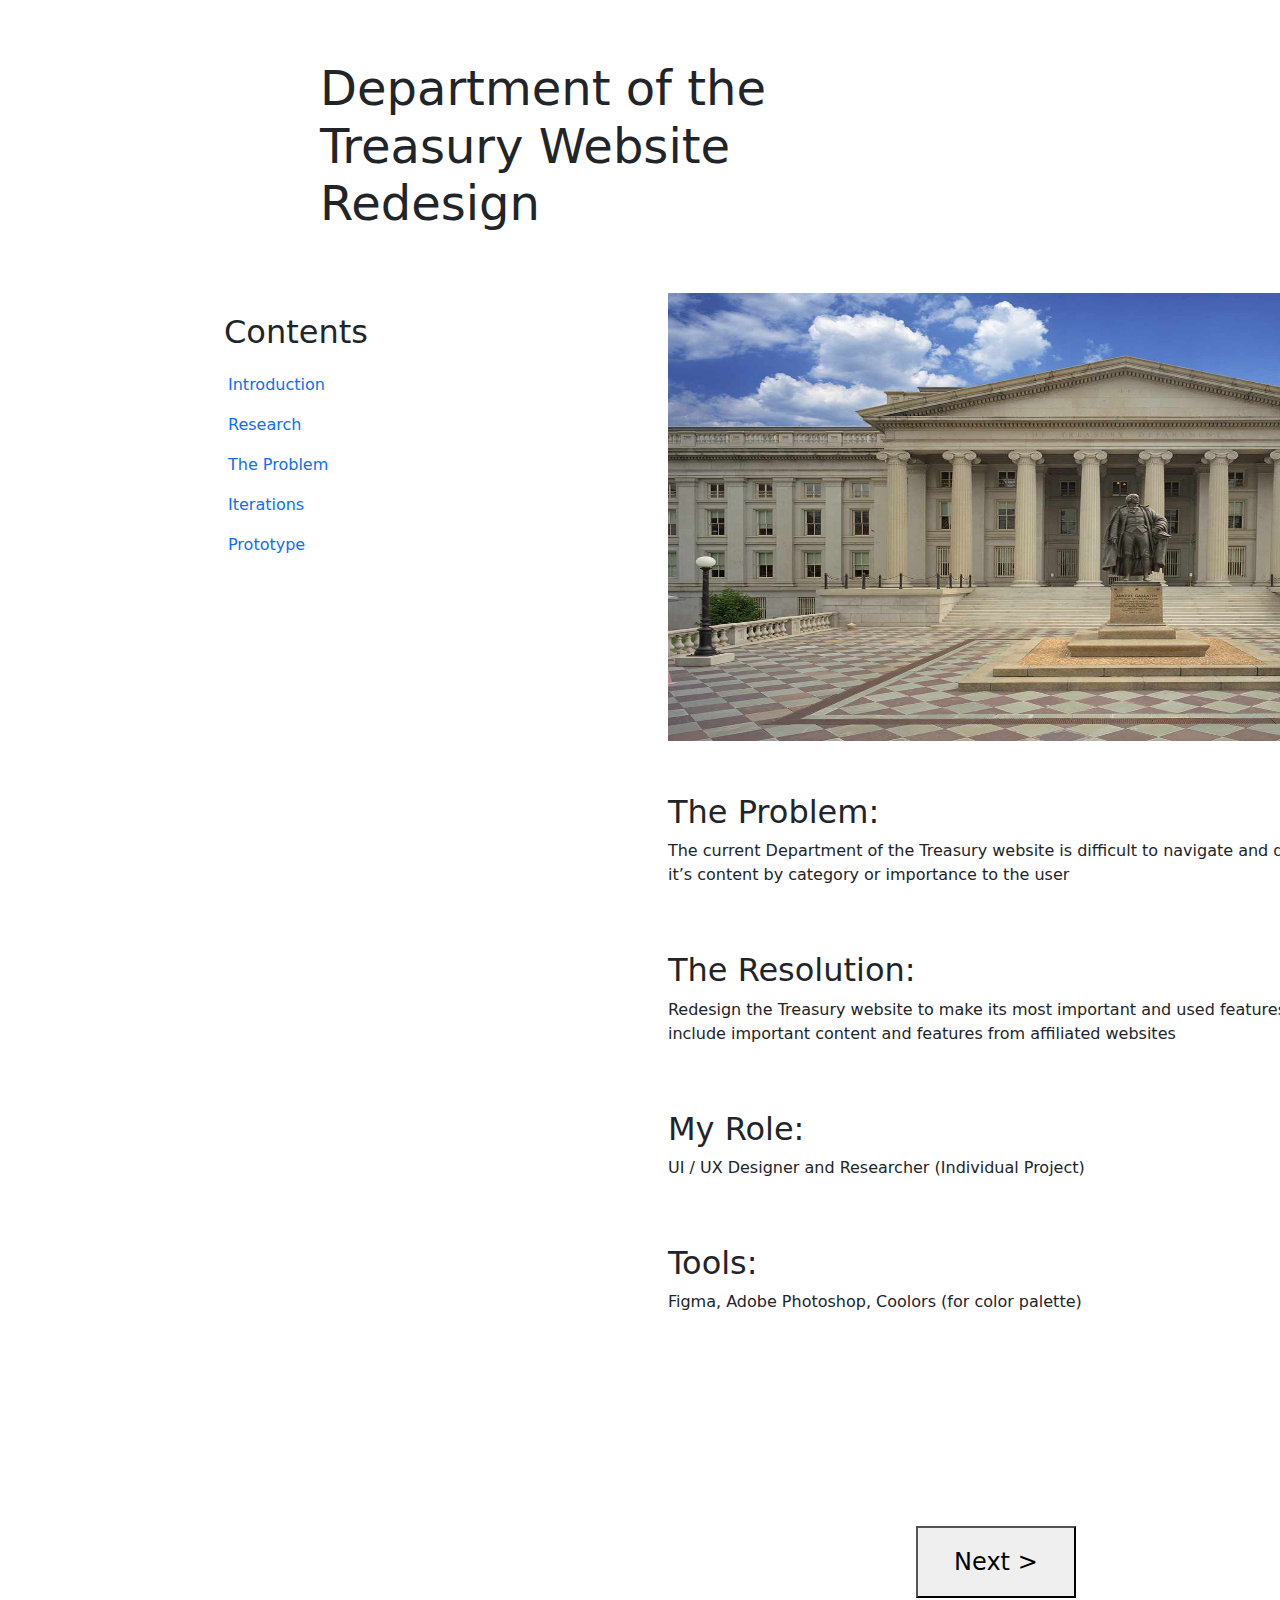
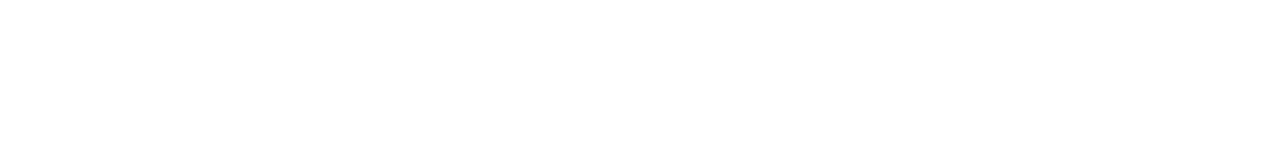
<file: index.html>
<!DOCTYPE html>
<html>
<head>
    <title>UX/UI Homework 20</title>
    <link href="https://cdn.jsdelivr.net/npm/bootstrap@5.3.3/dist/css/bootstrap.min.css" rel="stylesheet" integrity="sha384-QWTKZyjpPEjISv5WaRU9OFeRpok6YctnYmDr5pNlyT2bRjXh0JMhjY6hW+ALEwIH" crossorigin="anonymous">
    <script src="https://cdn.jsdelivr.net/npm/bootstrap@5.3.3/dist/js/bootstrap.bundle.min.js" integrity="sha384-YvpcrYf0tY3lHB60NNkmXc5s9fDVZLESaAA55NDzOxhy9GkcIdslK1eN7N6jIeHz" crossorigin="anonymous"></script>
    <link rel="stylesheet" href="CSS/style.css">
</head>
<body>
    <h1 class="title">Department of the Treasury Website Redesign</h1>
    <div class="container">
        <div>
            <ul class="nav flex-column">
                <li><h1 class="contents">Contents</h1></li>
                <li class="nav-item">
                <a class="nav-link" href="index.html">Introduction</a>
                </li>
                <li class="nav-item">
                <a class="nav-link" href="research.html">Research</a>
                </li>
                <li class="nav-item">
                <a class="nav-link" href="problem.html">The Problem</a>
                </li>
                <li class="nav-item">
                <a class="nav-link" href="iterations.html">Iterations</a>
                </li>
                <li class="nav-item">
                <a class="nav-link" href="prototype.html">Prototype</a>
                </li>
            </ul>
        </div>
        <div class="maincontent">
            <img src="images/Treasury Building.jpg" width="900" height="500">
            <h2>The Problem:</h2>
            <p class="break">The current Department of the Treasury website is difficult to navigate and does not meaningfully distinguish it’s content by category or importance to the user</p> 
            <h2>The Resolution:</h2>
            <p class="break">Redesign the Treasury website to make its most important and used features prominent on the homepage, and include important content and features from affiliated websites</p> 
            <h2>My Role:</h2>
            <p class="break">UI / UX Designer and Researcher (Individual Project)</p> 
            <h2>Tools:</h2>
            <p class="break">Figma, Adobe Photoshop, Coolors (for color palette)</p>
            <div class="bottomnav">
                <button class="prevnext" onclick=location.href="research.html"; type="button">Next &gt;</button>
            </div>
        </div>
    </div>
</body>
</html>
</file>
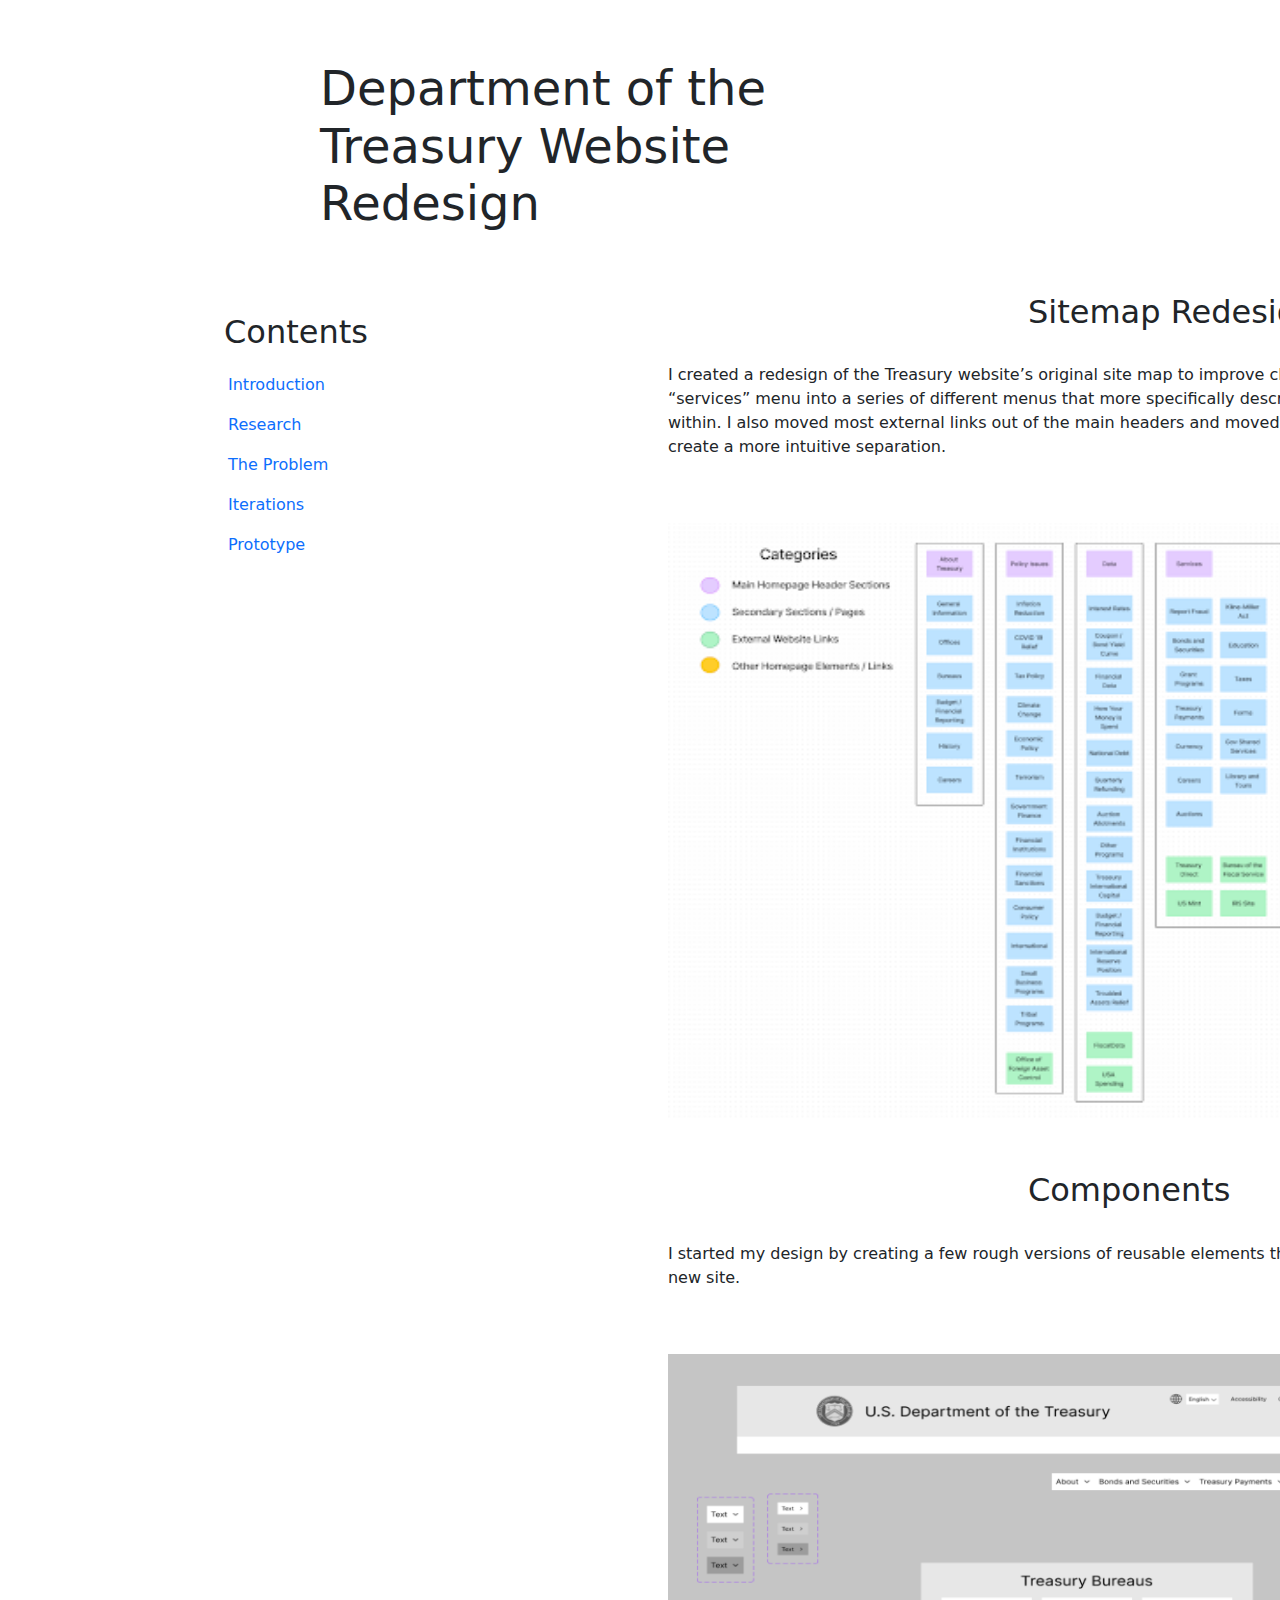
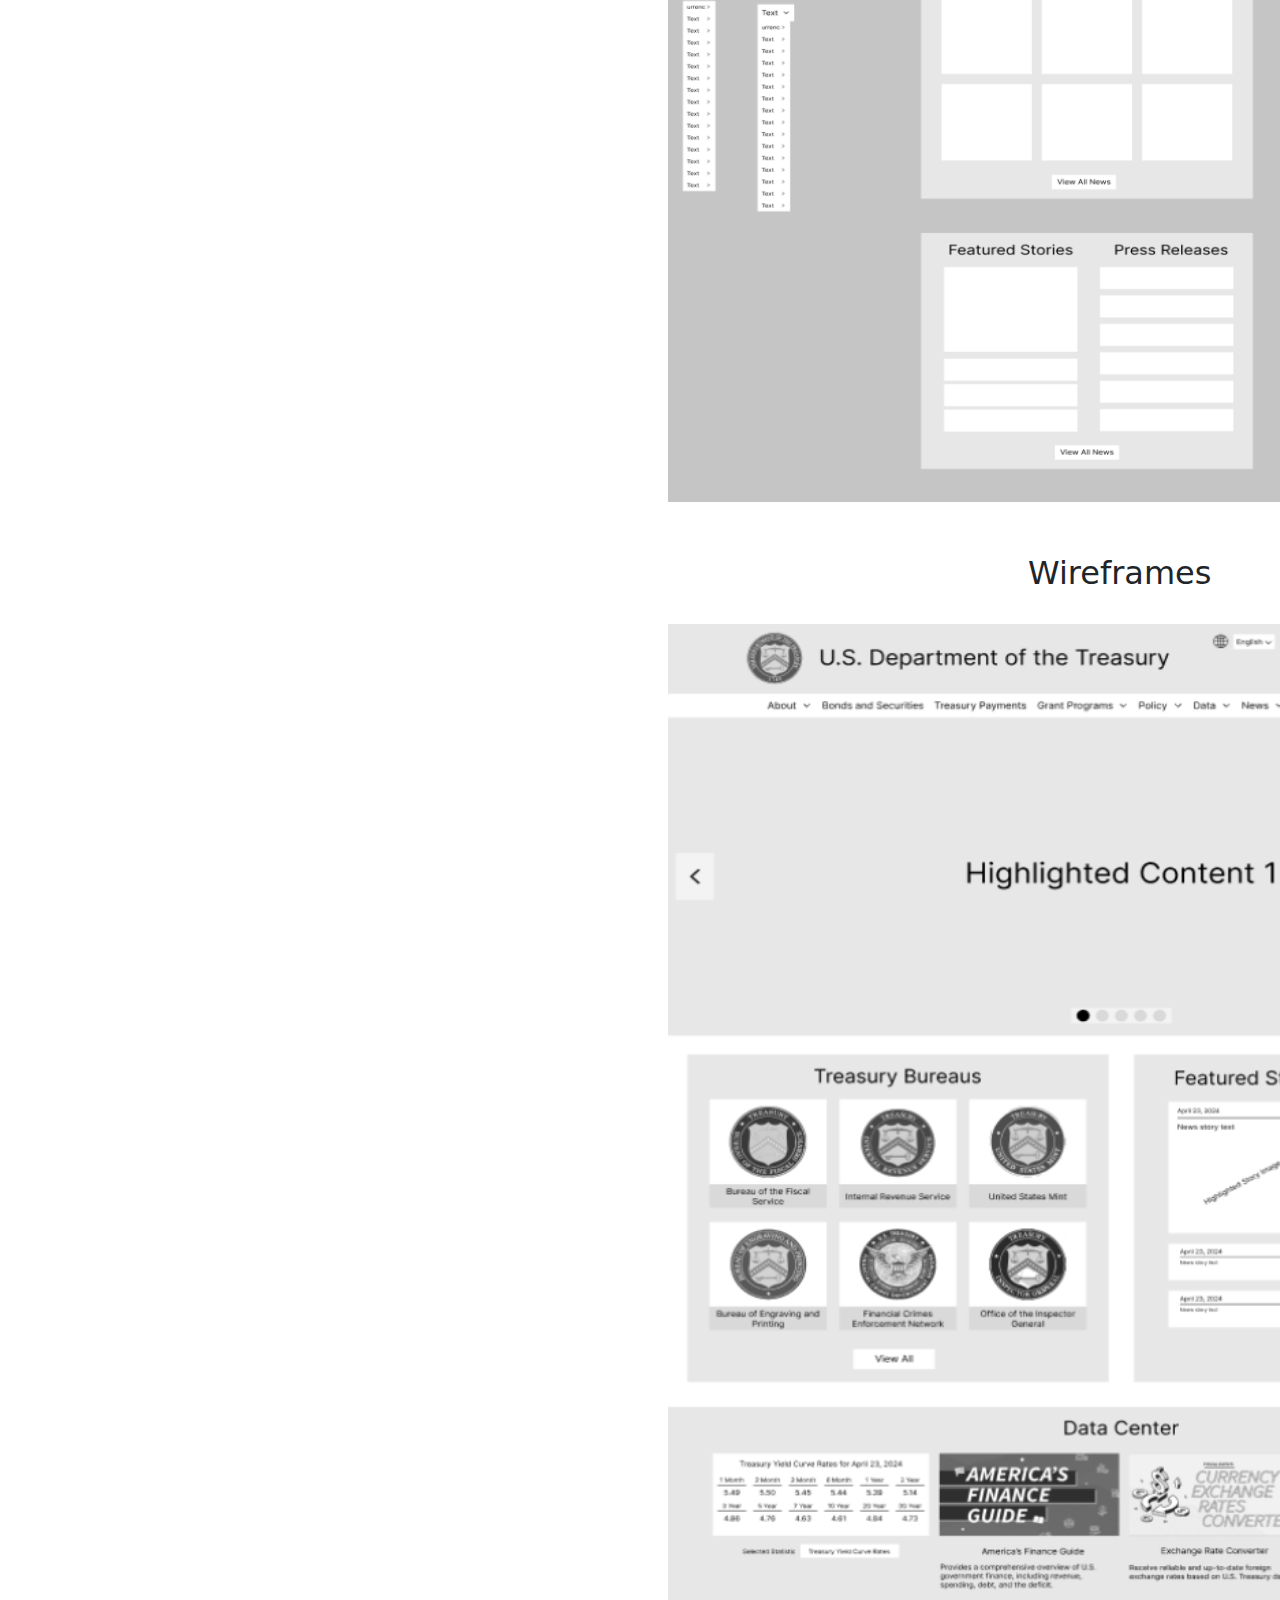
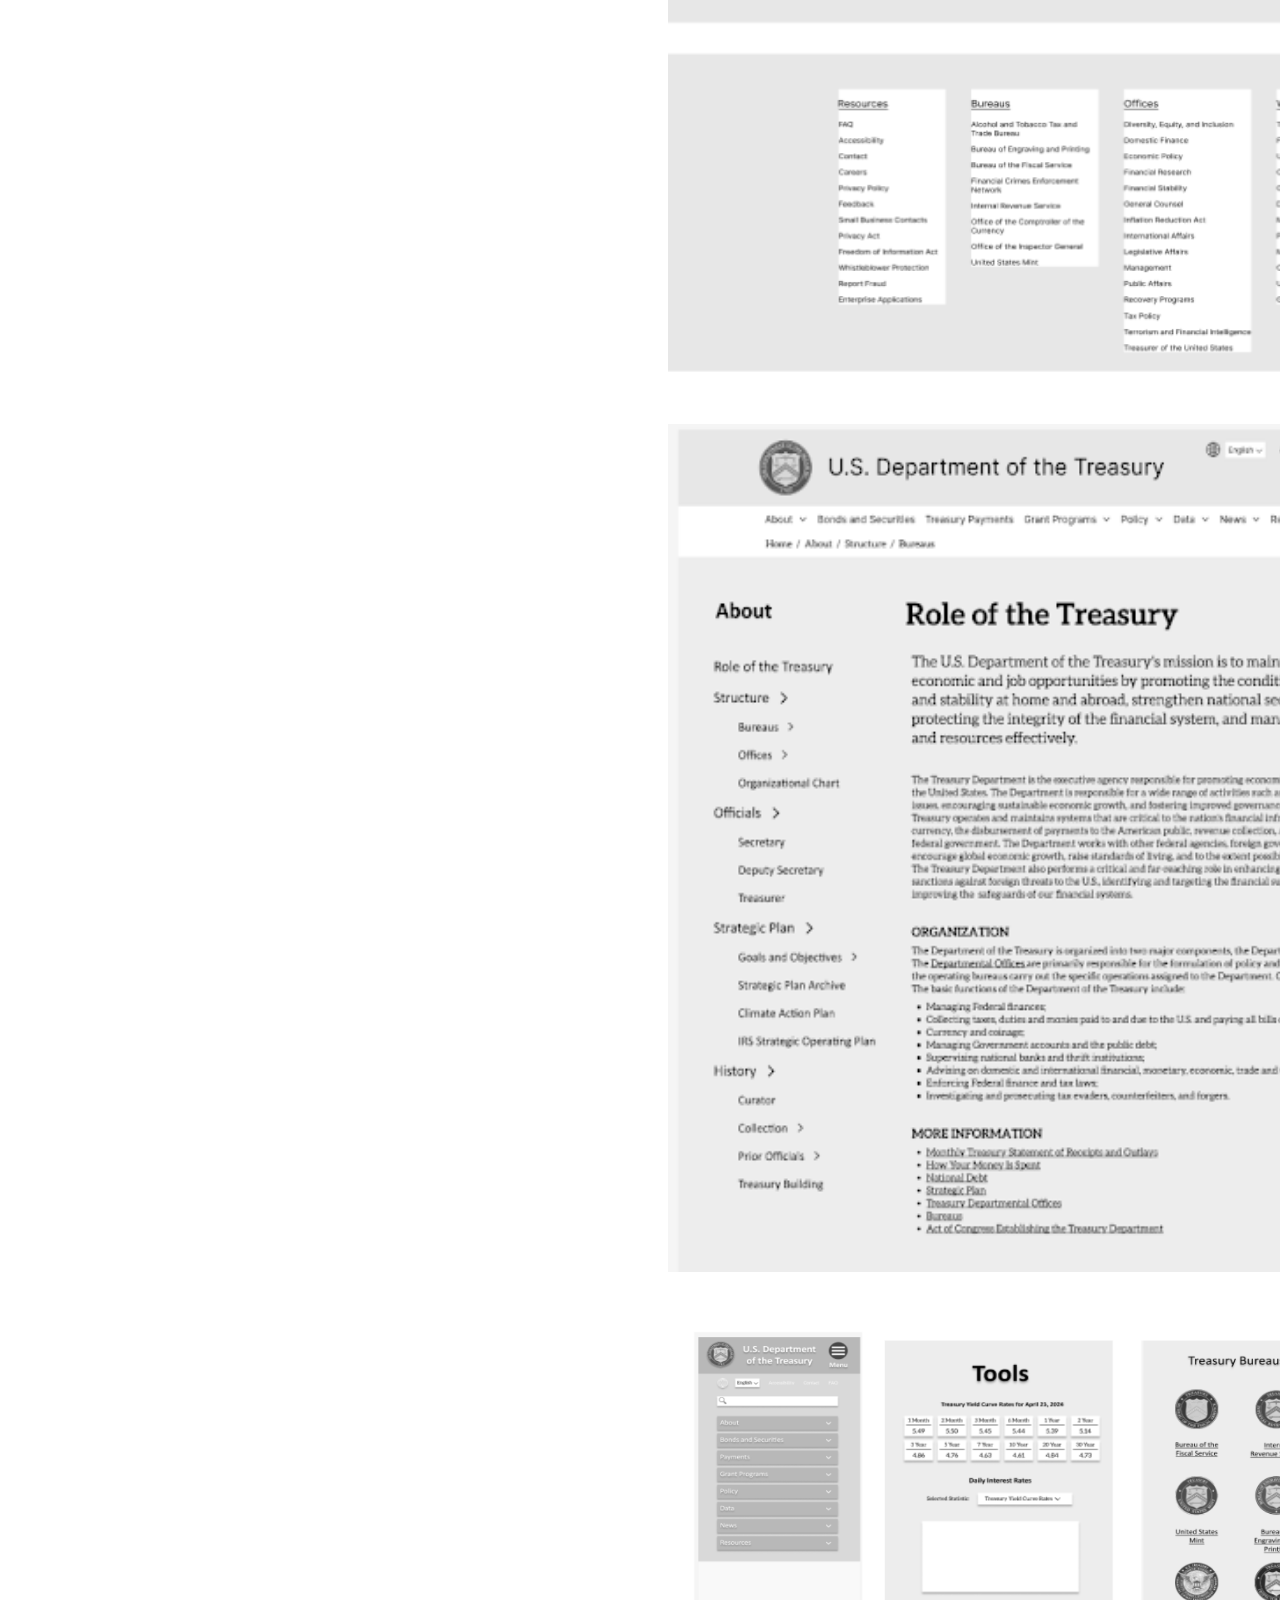
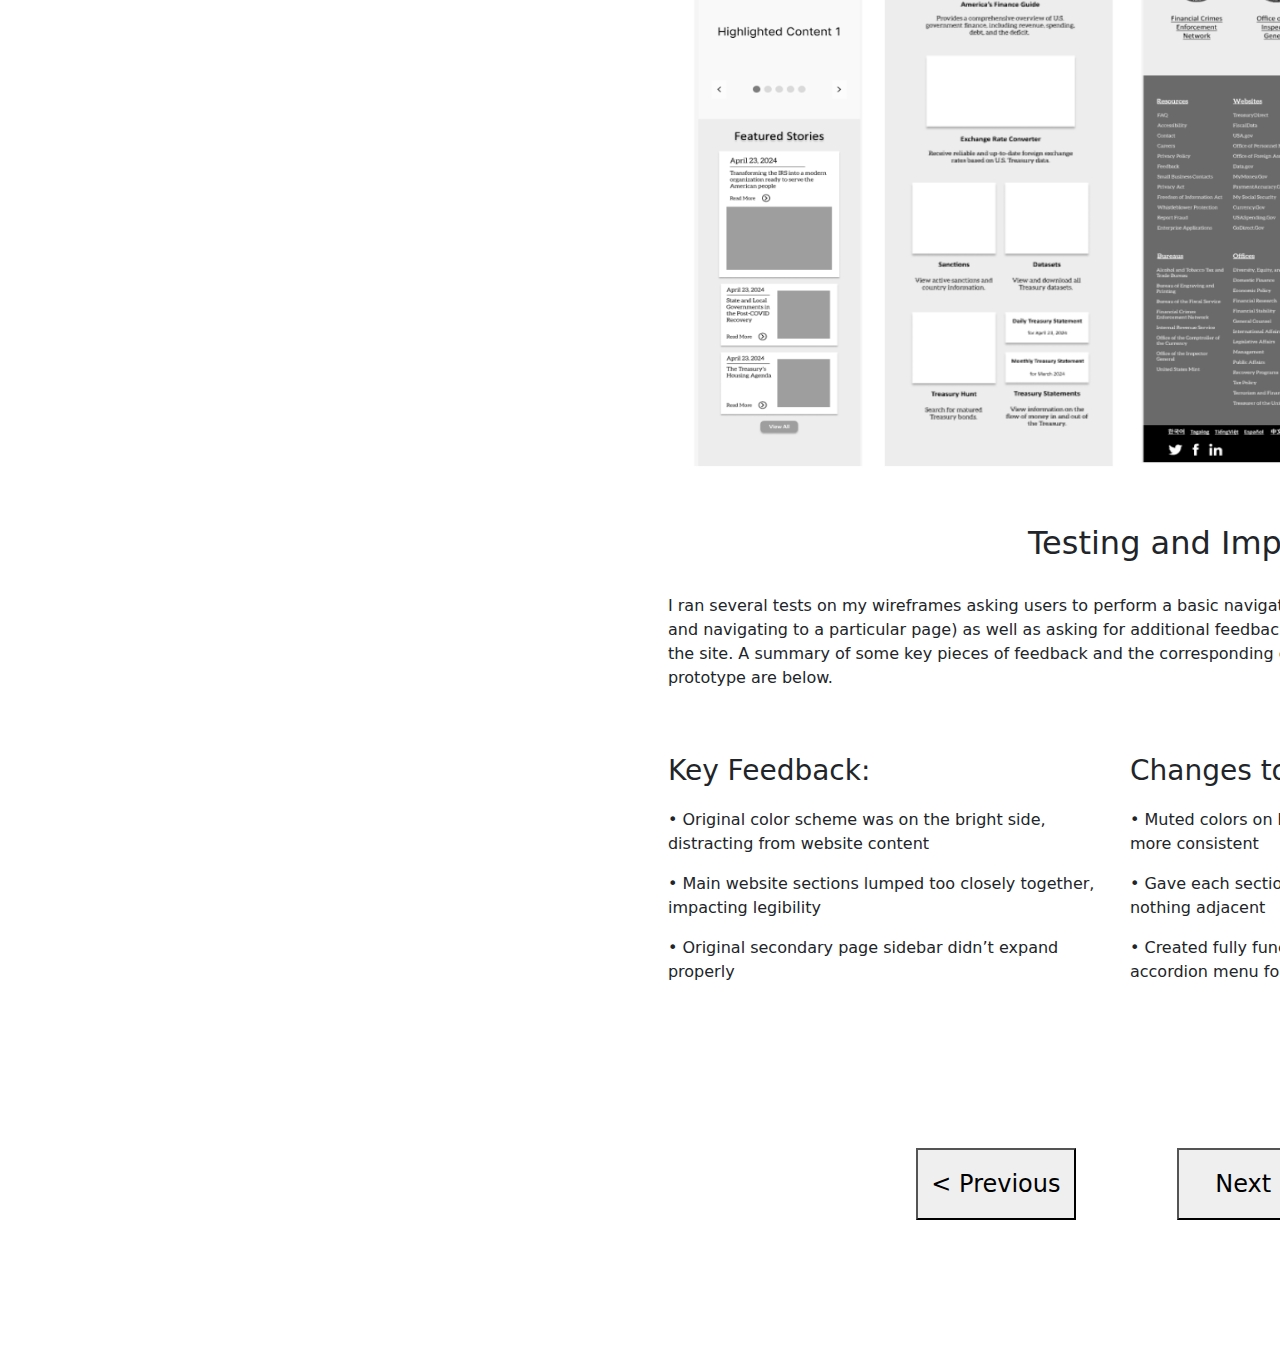
<file: iterations.html>
<!DOCTYPE html>
<html>
<head>
    <title>UX/UI Homework 20</title>
    <link href="https://cdn.jsdelivr.net/npm/bootstrap@5.3.3/dist/css/bootstrap.min.css" rel="stylesheet" integrity="sha384-QWTKZyjpPEjISv5WaRU9OFeRpok6YctnYmDr5pNlyT2bRjXh0JMhjY6hW+ALEwIH" crossorigin="anonymous">
    <script src="https://cdn.jsdelivr.net/npm/bootstrap@5.3.3/dist/js/bootstrap.bundle.min.js" integrity="sha384-YvpcrYf0tY3lHB60NNkmXc5s9fDVZLESaAA55NDzOxhy9GkcIdslK1eN7N6jIeHz" crossorigin="anonymous"></script>
    <link rel="stylesheet" href="CSS/style.css">
</head>
<body>
    <h1 class="title">Department of the Treasury Website Redesign</h1>
    <div class="container">
        <div>
            <ul class="nav flex-column">
                <li><h1 class="contents">Contents</h1></li>
                <li class="nav-item">
                <a class="nav-link" href="index.html">Introduction</a>
                </li>
                <li class="nav-item">
                <a class="nav-link" href="research.html">Research</a>
                </li>
                <li class="nav-item">
                <a class="nav-link" href="problem.html">The Problem</a>
                </li>
                <li class="nav-item">
                <a class="nav-link" href="iterations.html">Iterations</a>
                </li>
                <li class="nav-item">
                <a class="nav-link" href="prototype.html">Prototype</a>
                </li>
            </ul>
        </div>
        <div class="maincontent">
            <h2 class="label">Sitemap Redesign</h2>
            <p class="break">I created a redesign of the Treasury website’s original site map to improve clarity. Specifically, I broke up the “services” menu into a series of different menus that more specifically describe the type of content contained within. I also moved most external links out of the main headers and moved them lower on the homepage to create a more intuitive separation.</p>
            <img src="images/sitemap.png" width="900" height="648">
            <h2 class="label">Components</h2>
            <p class="break">I started my design by creating a few rough versions of reusable elements that could be repeated across the new site.</p>
            <img src="images/components.png" width="900" height="800">
            <h2 class="label">Wireframes</h2>
            <img src="images/wireframe1.png" width="900" height="1400">
            <img src="images/wireframe2.png" width="900" height="900">
            <img src="images/wireframe3.png" width="900" height="800">
            <h2 class="label">Testing and Improvements</h2>
            <p class="'break">I ran several tests on my wireframes asking users to perform a basic navigational task (opening a header menu and navigating to a particular page) as well as asking for additional feedback on the aesthetics and clarity of the site. A summary of some key pieces of feedback and the corresponding changes I made to the final prototype are below.</p>
            <!--Bootstrap Col Component-->
            <div class="container2">
                <div class="row">
                  <div class="col">
                    <h3>Key Feedback:</h3>
                    <p>•  Original color scheme was on the bright side, distracting from website content</p>
                    <p>•  Main website sections lumped too closely together, impacting legibility</p>
                    <p>•  Original secondary page sidebar didn’t expand properly</p>
                  </div>
                  <div class="col">
                    <h3>Changes to Final Prototype:</h3>
                    <p>•  Muted colors on homepage and made icons/images more consistent</p>
                    <p>•  Gave each section on website its own set of space, nothing adjacent</p>
                    <p>•  Created fully functioning expandable / retractable accordion menu for sidebar</p>
                  </div>
                </div>
              </div>
            <div class="bottomnav">
                <button class="prevnext" onclick=location.href="problem.html"; type="button">&lt; Previous</button>
                <button class="prevnext" onclick=location.href="prototype.html"; type="button">Next &gt;</button>
            </div>
        </div>
    </div>
</body>
</html>
</file>
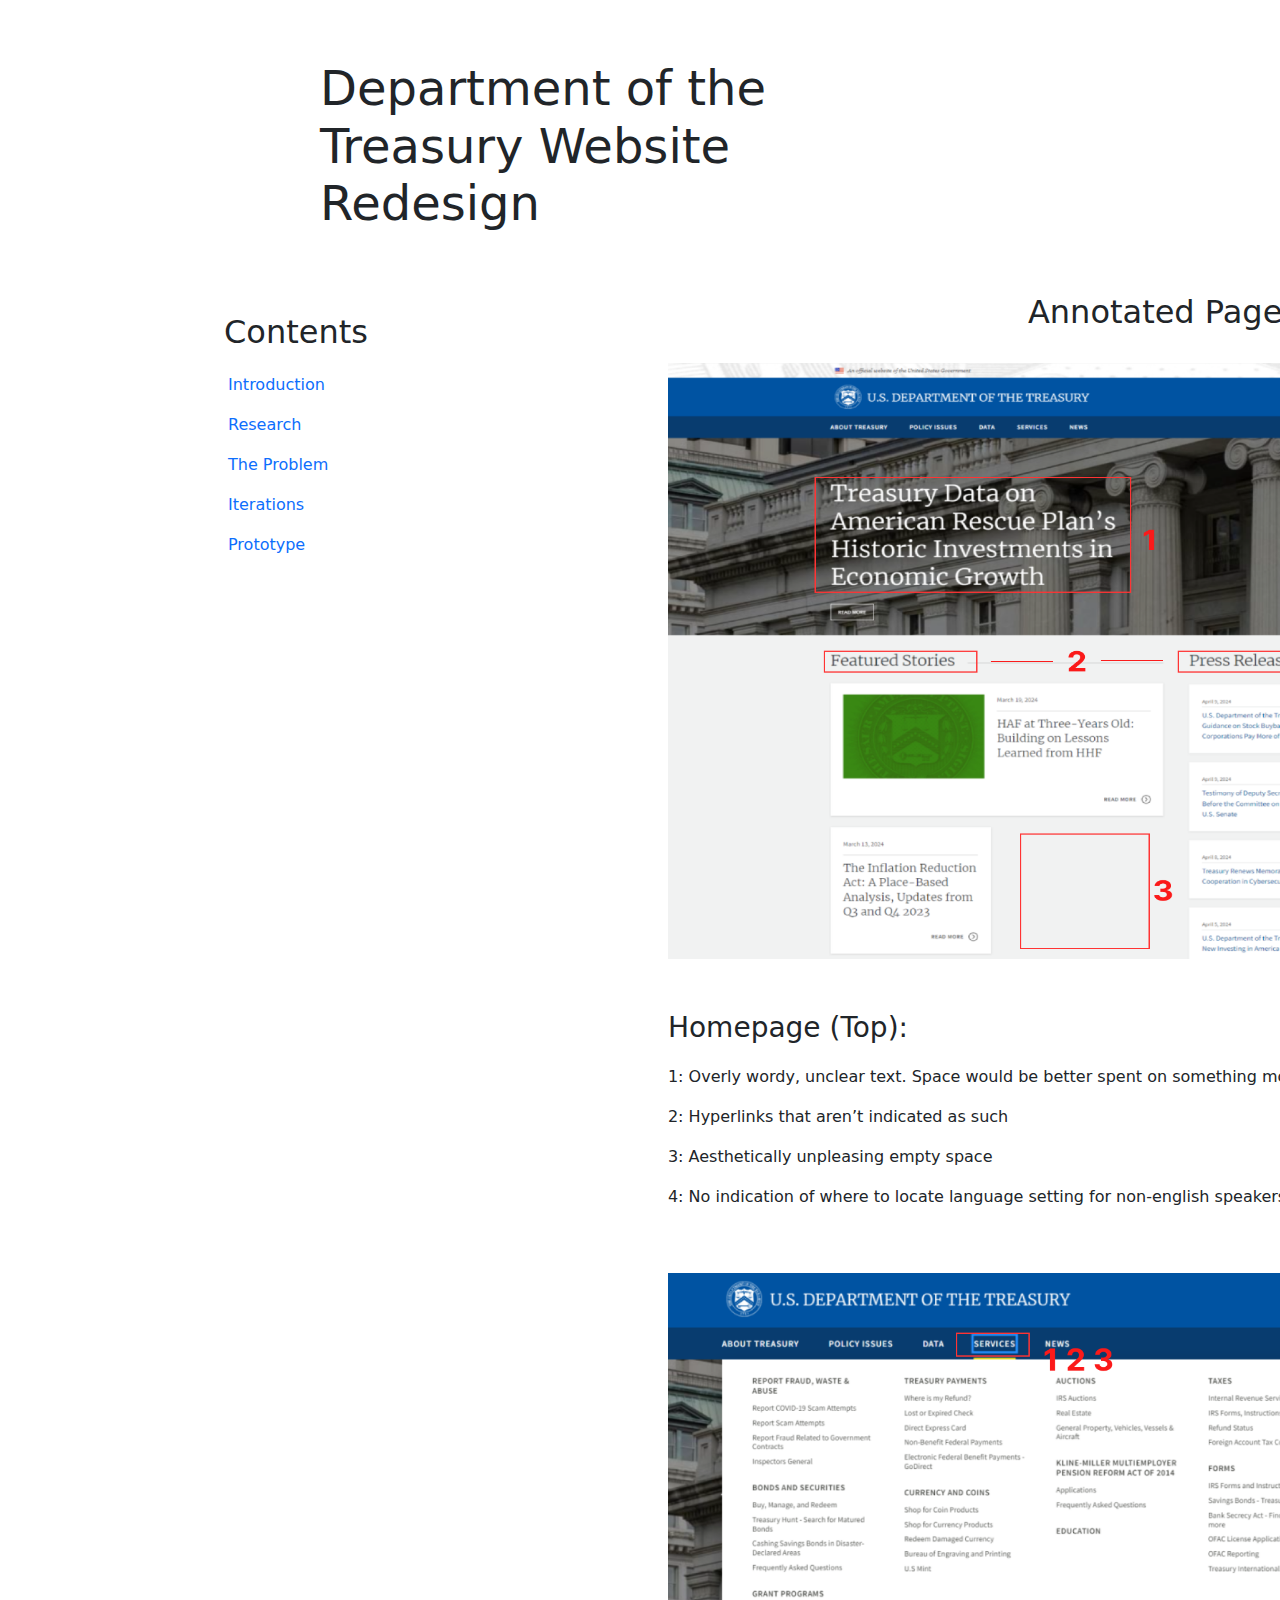
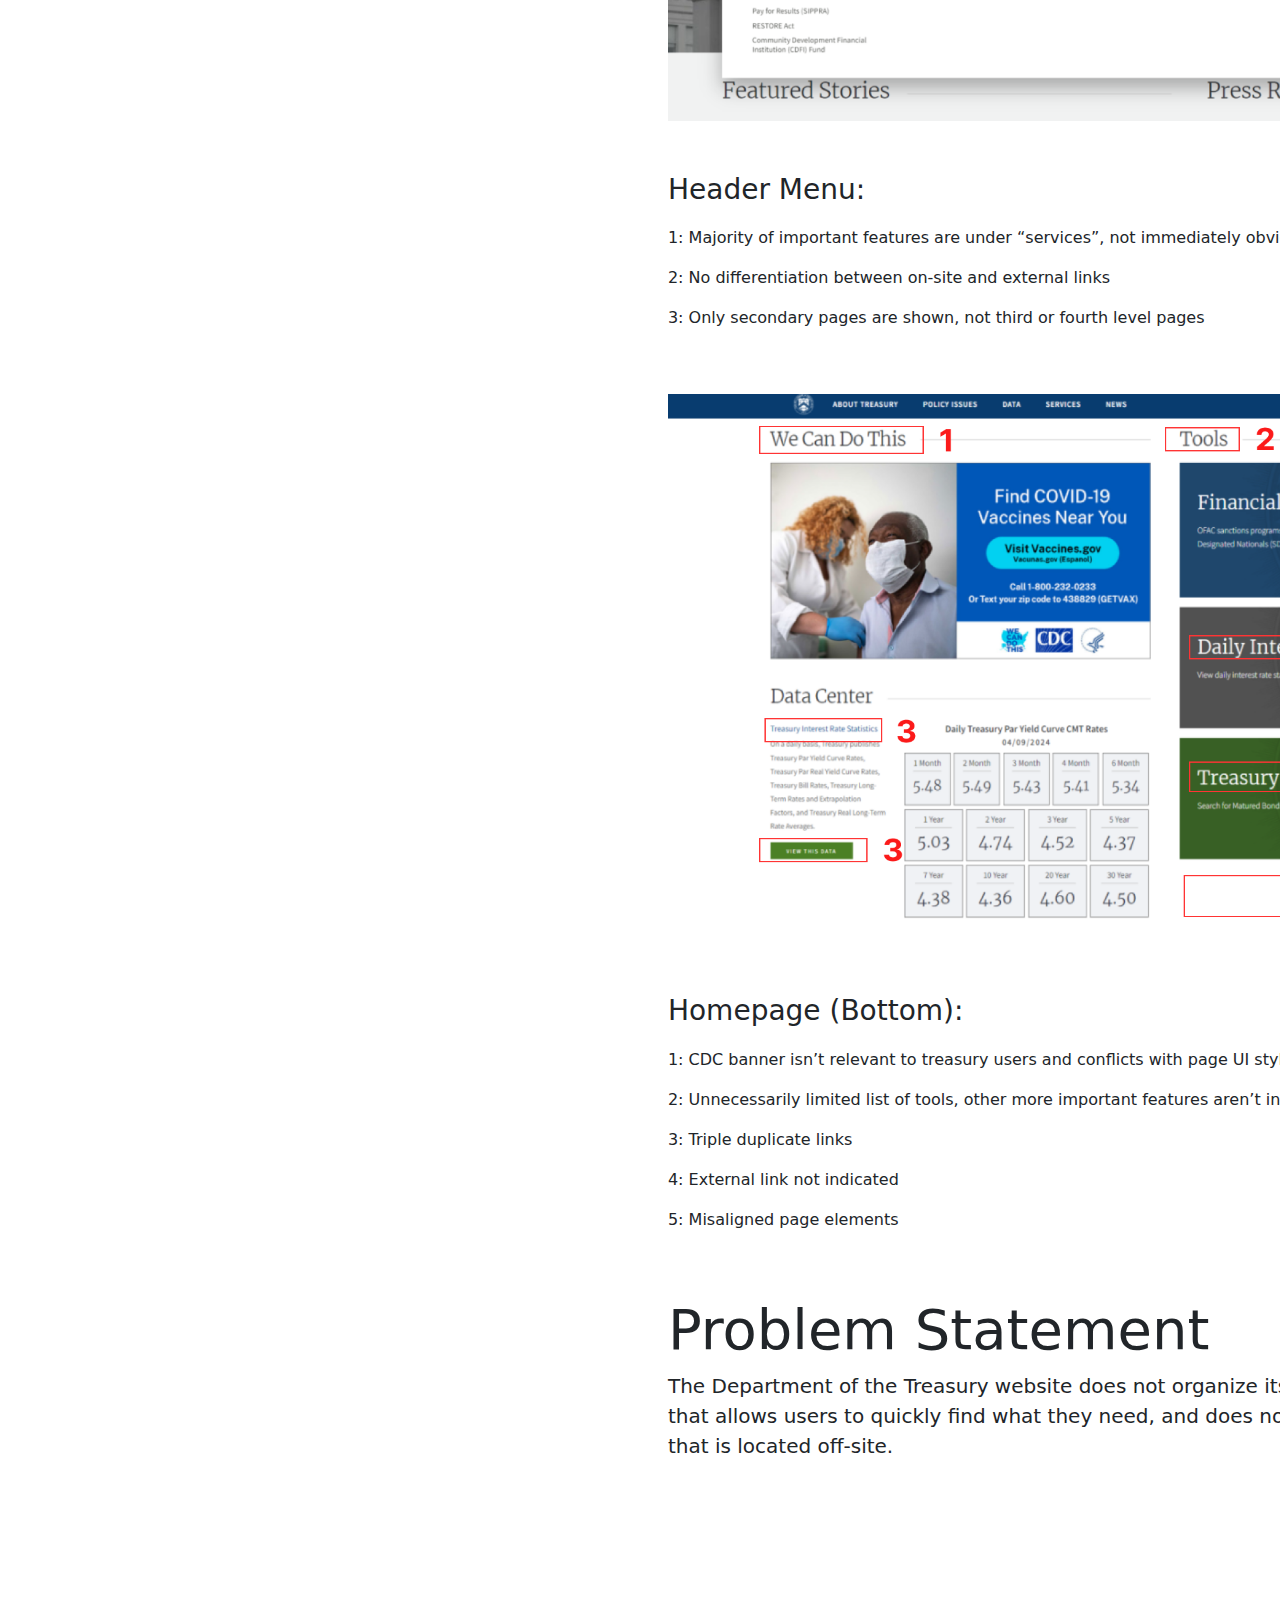
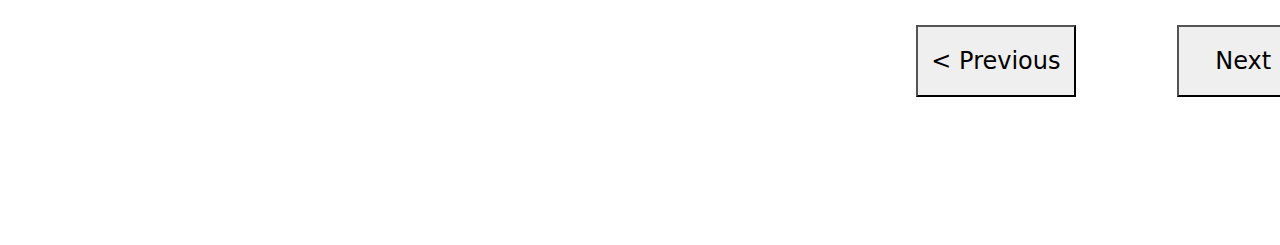
<file: problem.html>
<!DOCTYPE html>
<html>
<head>
    <title>UX/UI Homework 20</title>
    <link href="https://cdn.jsdelivr.net/npm/bootstrap@5.3.3/dist/css/bootstrap.min.css" rel="stylesheet" integrity="sha384-QWTKZyjpPEjISv5WaRU9OFeRpok6YctnYmDr5pNlyT2bRjXh0JMhjY6hW+ALEwIH" crossorigin="anonymous">
    <script src="https://cdn.jsdelivr.net/npm/bootstrap@5.3.3/dist/js/bootstrap.bundle.min.js" integrity="sha384-YvpcrYf0tY3lHB60NNkmXc5s9fDVZLESaAA55NDzOxhy9GkcIdslK1eN7N6jIeHz" crossorigin="anonymous"></script>
    <link rel="stylesheet" href="CSS/style.css">
</head>
<body>
    <h1 class="title">Department of the Treasury Website Redesign</h1>
    <div class="container">
        <div>
            <ul class="nav flex-column">
                <li><h1 class="contents">Contents</h1></li>
                <li class="nav-item">
                <a class="nav-link" href="index.html">Introduction</a>
                </li>
                <li class="nav-item">
                <a class="nav-link" href="research.html">Research</a>
                </li>
                <li class="nav-item">
                <a class="nav-link" href="problem.html">The Problem</a>
                </li>
                <li class="nav-item">
                <a class="nav-link" href="iterations.html">Iterations</a>
                </li>
                <li class="nav-item">
                <a class="nav-link" href="prototype.html">Prototype</a>
                </li>
            </ul>
        </div>
        <div class="maincontent">
            <h2 class="label">Annotated Pages</h2>
            <img src="images/annotation1.png" width="900" height="648">
            <h3>Homepage (Top):</h3>
            <p>1: Overly wordy, unclear text. Space would be better spent on something more relevant</p>
            <p>2: Hyperlinks that aren’t indicated as such</p>
            <p>3: Aesthetically unpleasing empty space</p>
            <p class="break">4: No indication of where to locate language setting for non-english speakers</p>
            <img src="images/annotation2.png" width="900" height="500">
            <h3>Header Menu:</h3>
            <p>1: Majority of important features are under “services”, not immediately obvious to users</p>
            <p>2: No differentiation between on-site and external links</p>
            <p class="break">3: Only secondary pages are shown, not third or fourth level pages</p>
            <img src="images/annotation3.png" width="900" height="600">
            <h3>Homepage (Bottom):</h3>
            <p>1: CDC banner isn’t relevant to treasury users and conflicts with page UI style</p>
            <p>2: Unnecessarily limited list of tools, other more important features aren’t included</p>
            <p>3: Triple duplicate links</p>
            <p>4: External link not indicated</p>
            <p class="break">5: Misaligned page elements</p>
            <!--Bootstrap Jumbotron Component-->
            <div class="jumbotron jumbotron-fluid">
                  <h1 class="display-4">Problem Statement</h1>
                  <p class="lead">The Department of the Treasury website does not organize its content in an intuitive way that allows users to quickly find what they need, and does not show important content that is located off-site.</p>
            </div>
            <div class="bottomnav">
                <button class="prevnext" onclick=location.href="research.html"; type="button">&lt; Previous</button>
                <button class="prevnext" onclick=location.href="iterations.html"; type="button">Next &gt;</button>
            </div>
        </div>
    </div>
</body>
</html>
</file>
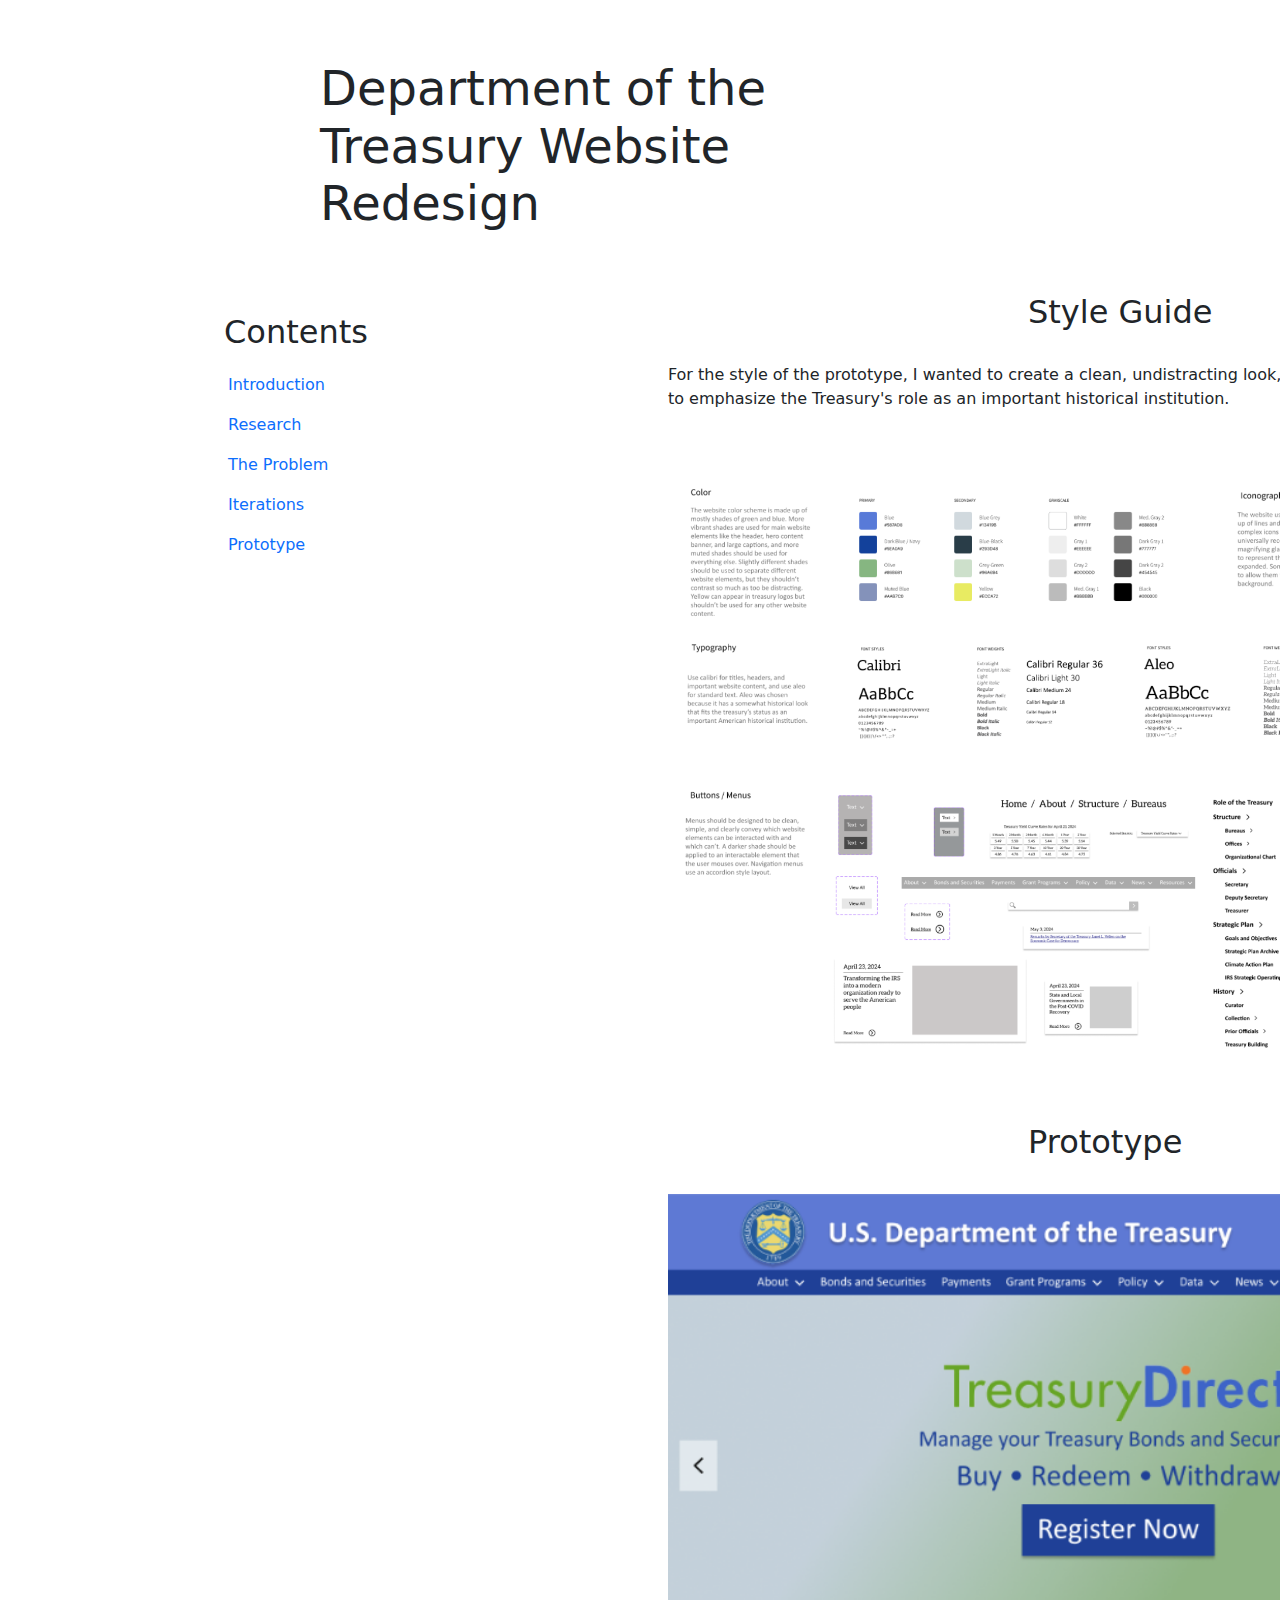
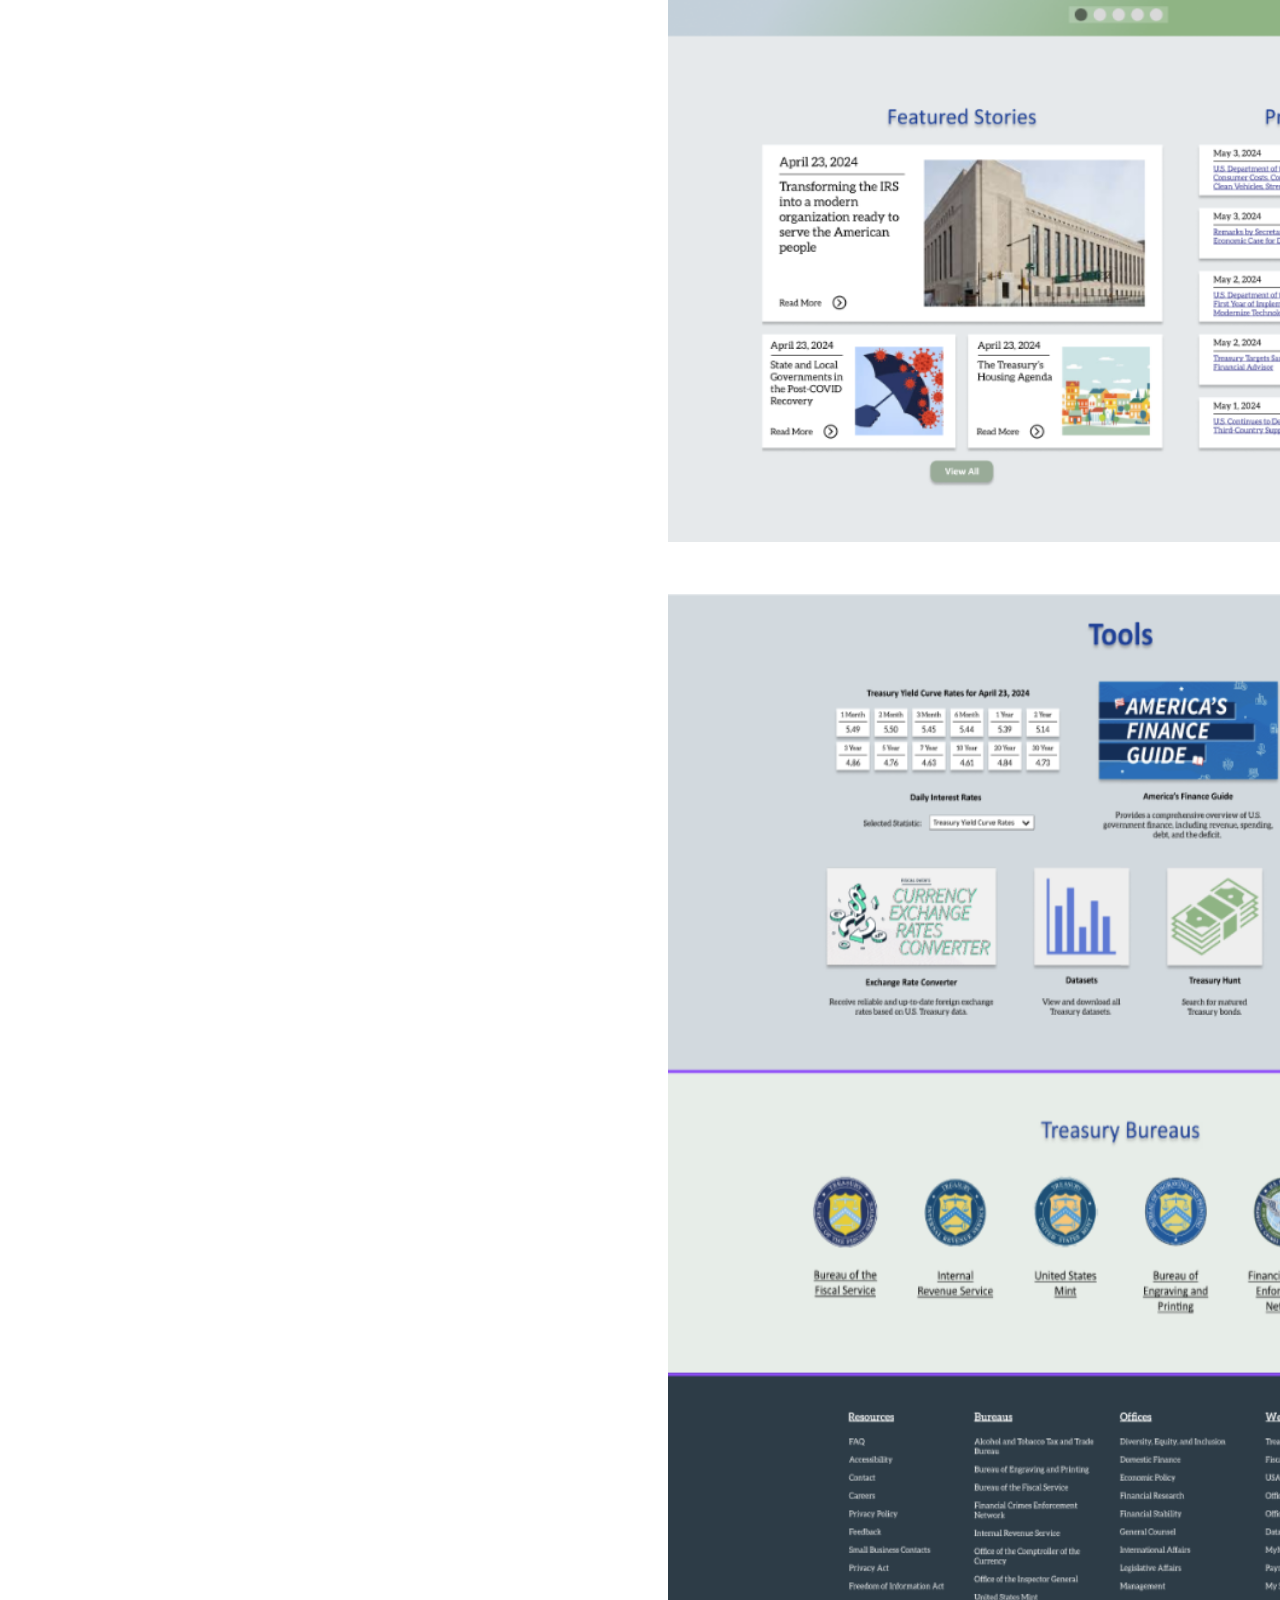
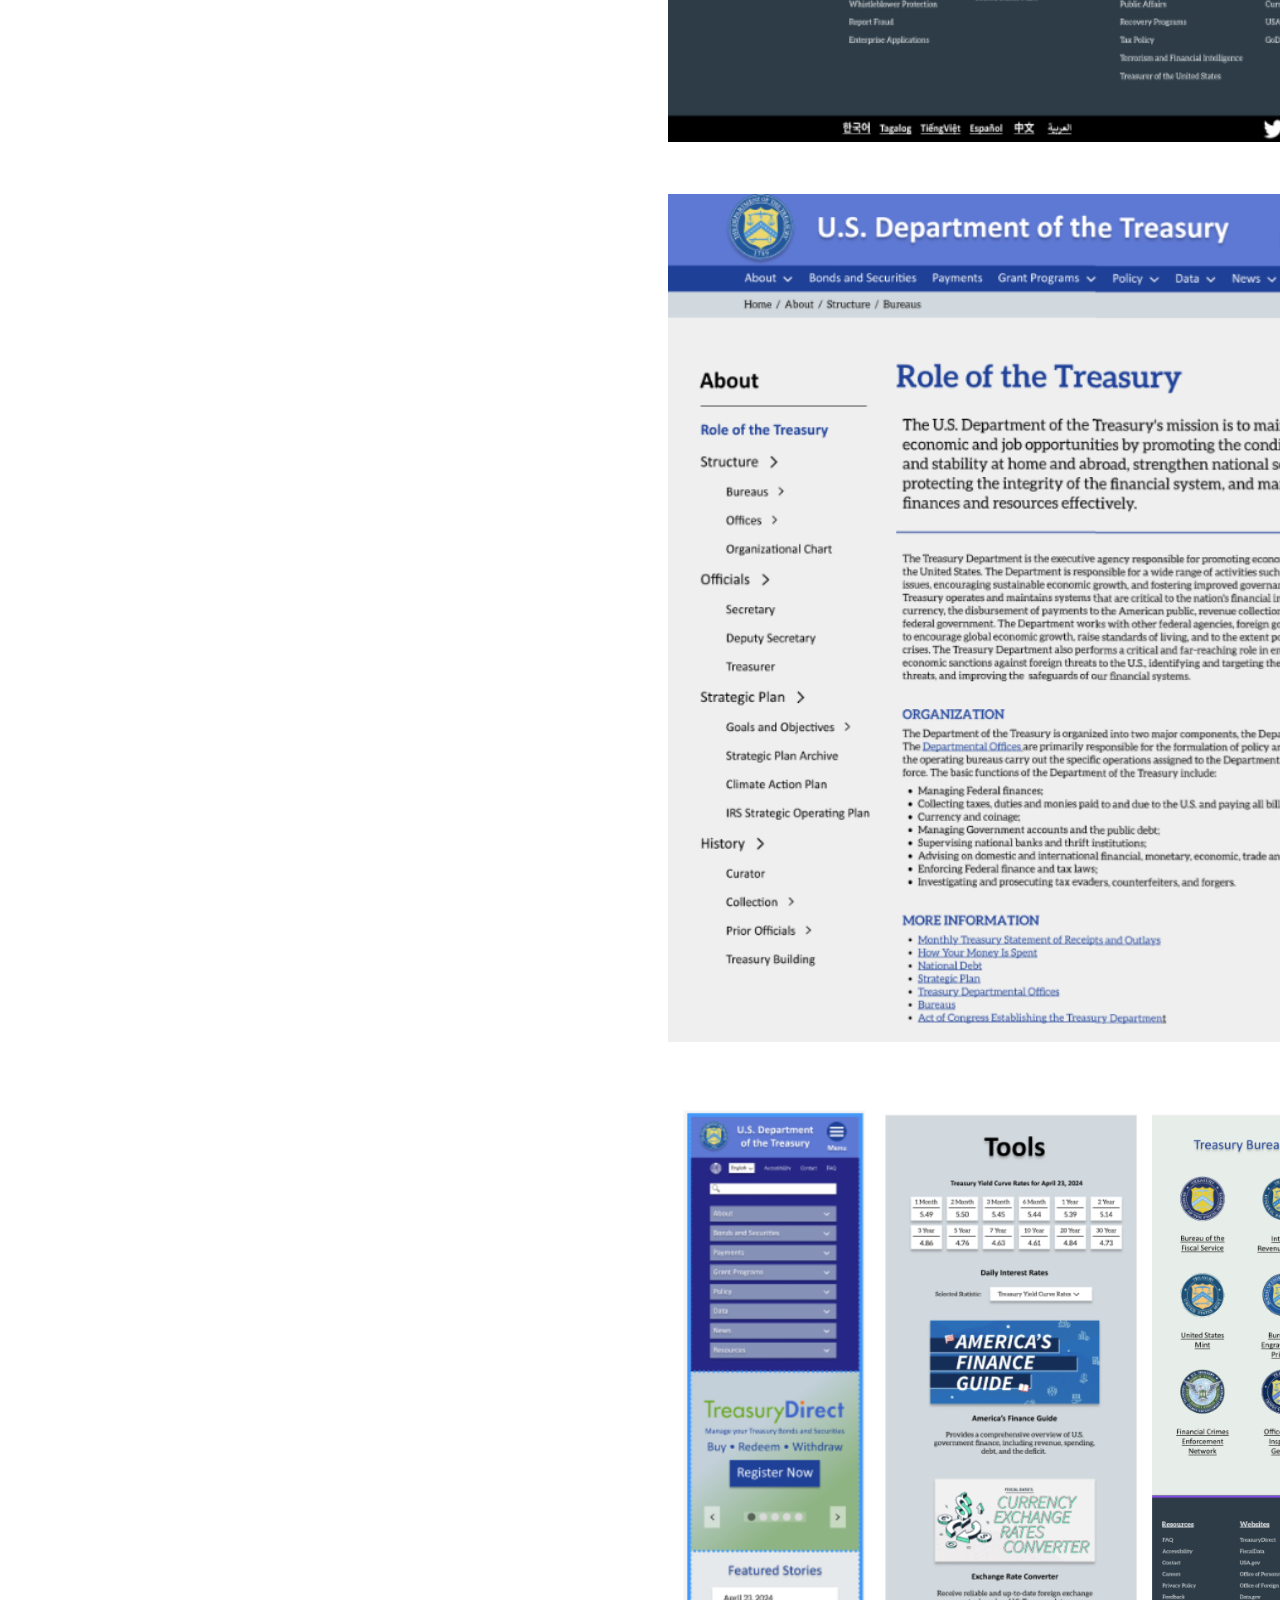
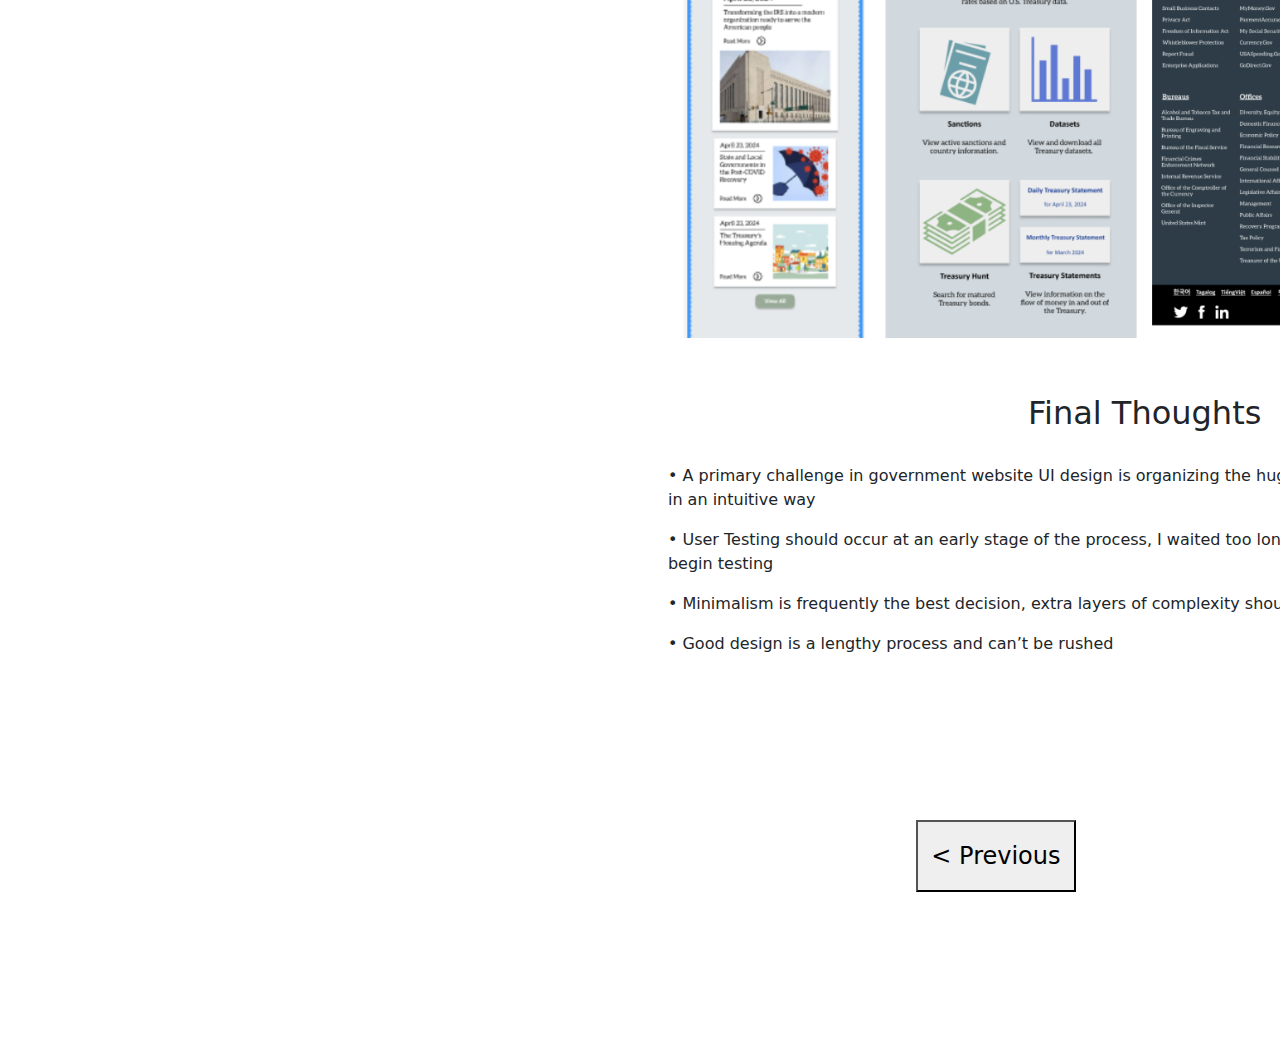
<file: prototype.html>
<!DOCTYPE html>
<html>
<head>
    <title>UX/UI Homework 20</title>
    <link href="https://cdn.jsdelivr.net/npm/bootstrap@5.3.3/dist/css/bootstrap.min.css" rel="stylesheet" integrity="sha384-QWTKZyjpPEjISv5WaRU9OFeRpok6YctnYmDr5pNlyT2bRjXh0JMhjY6hW+ALEwIH" crossorigin="anonymous">
    <script src="https://cdn.jsdelivr.net/npm/bootstrap@5.3.3/dist/js/bootstrap.bundle.min.js" integrity="sha384-YvpcrYf0tY3lHB60NNkmXc5s9fDVZLESaAA55NDzOxhy9GkcIdslK1eN7N6jIeHz" crossorigin="anonymous"></script>
    <link rel="stylesheet" href="CSS/style.css">
</head>
<body>
    <h1 class="title">Department of the Treasury Website Redesign</h1>
    <div class="container">
        <div>
            <ul class="nav flex-column">
                <li><h1 class="contents">Contents</h1></li>
                <li class="nav-item">
                <a class="nav-link" href="index.html">Introduction</a>
                </li>
                <li class="nav-item">
                <a class="nav-link" href="research.html">Research</a>
                </li>
                <li class="nav-item">
                <a class="nav-link" href="problem.html">The Problem</a>
                </li>
                <li class="nav-item">
                <a class="nav-link" href="iterations.html">Iterations</a>
                </li>
                <li class="nav-item">
                <a class="nav-link" href="prototype.html">Prototype</a>
                </li>
            </ul>
        </div>
        <div class="maincontent">
            <h2 class="label">Style Guide</h2>
            <p class="break">For the style of the prototype, I wanted to create a clean, undistracting look, but with a touch of old-timeiness to emphasize the Treasury's role as an important historical institution.</p>
            <img src="images/styleguide.png" width="900" height="648">
            <h2 class="label">Prototype</h2>
            <img src="images/prototype1.png" width="900" height="1000">
            <img src="images/prototype2.png" width="900" height="1200">
            <img src="images/prototype3.png" width="900" height="900">
            <img src="images/prototype4.png" width="900" height="900">
            <h2 class="label">Final Thoughts</h2>
            <p>• A primary challenge in government website UI design is organizing the huge scope of content and information in an intuitive way</p>
            <p>• User Testing should occur at an early stage of the process, I waited too long to have a “refined” prototype to begin testing</p>
            <p>• Minimalism is frequently the best decision, extra layers of complexity should be justified before being added</p>
            <p class="'break">• Good design is a lengthy process and can’t be rushed</p>
            <div class="bottomnav">
                <button class="prevnext" onclick=location.href="iterations.html"; type="button">&lt; Previous</button>
            </div>
        </div>
    </div>
</body>
</html>
</file>
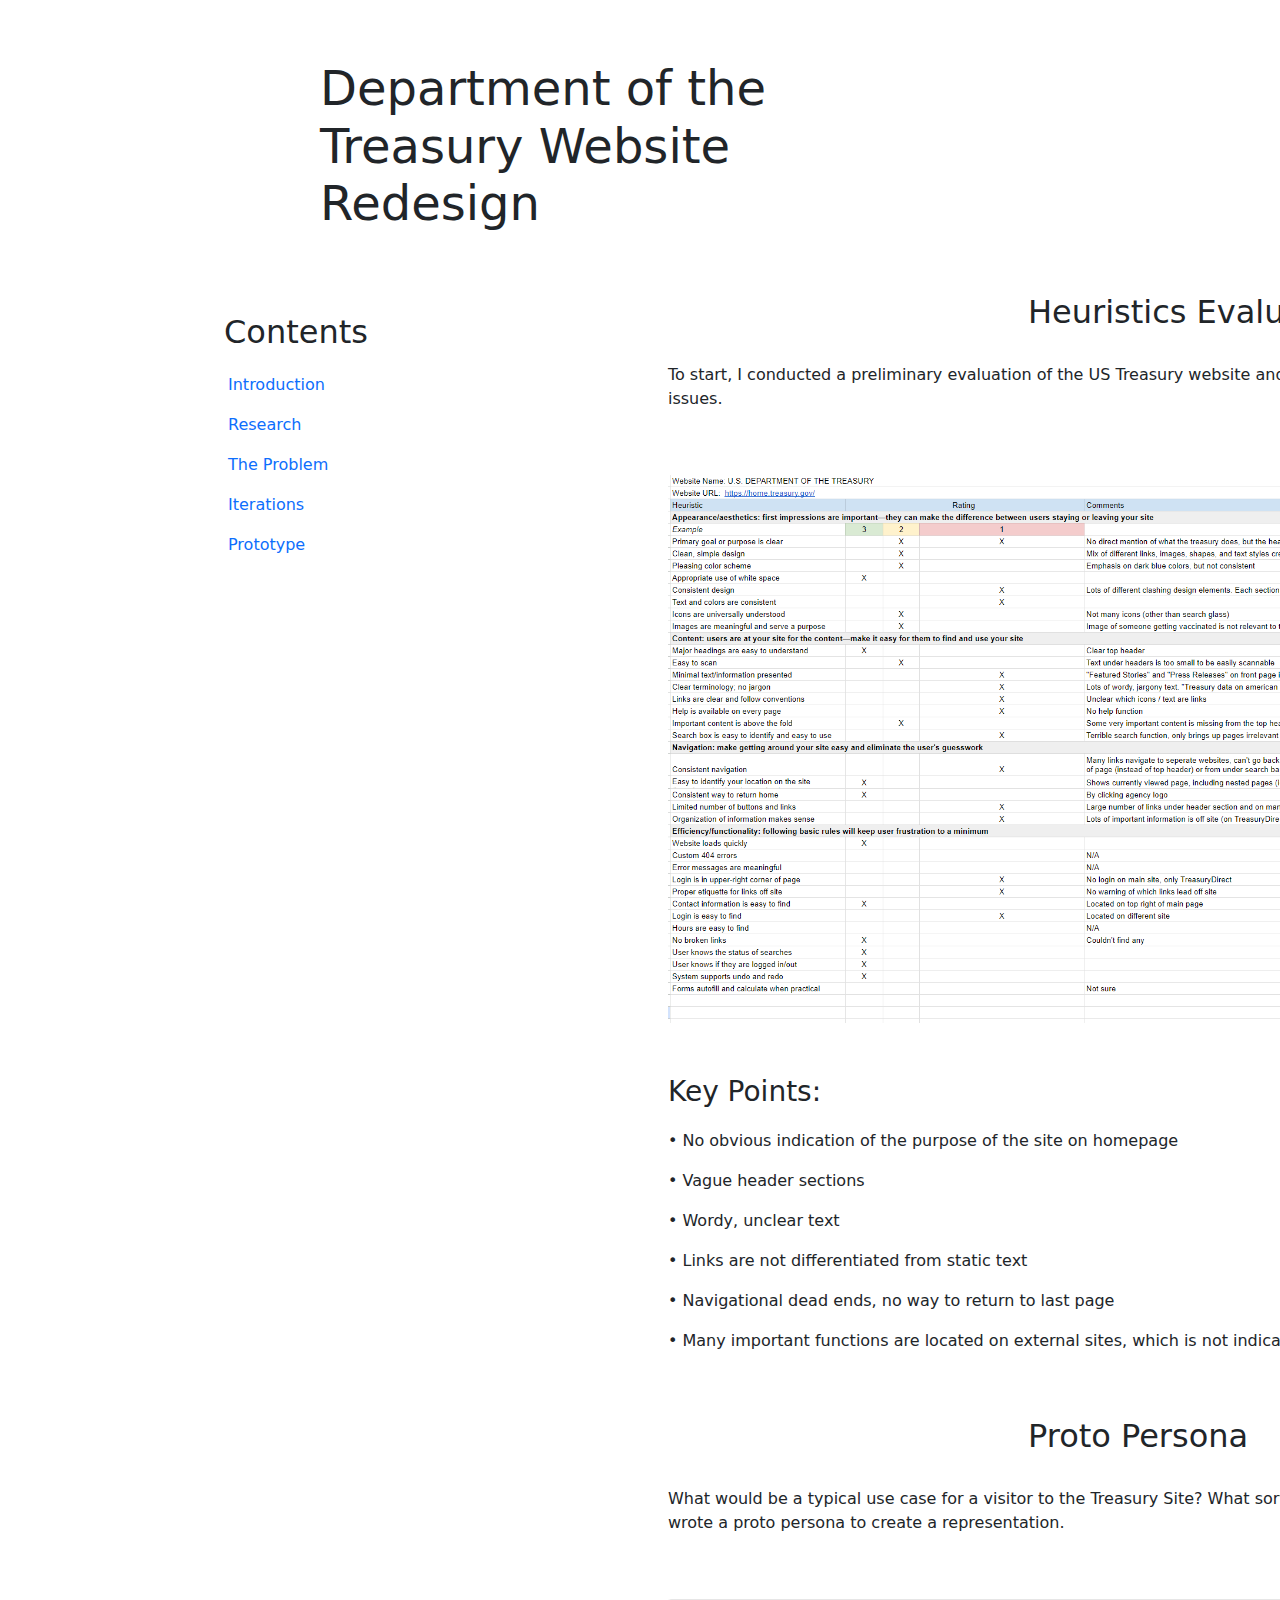
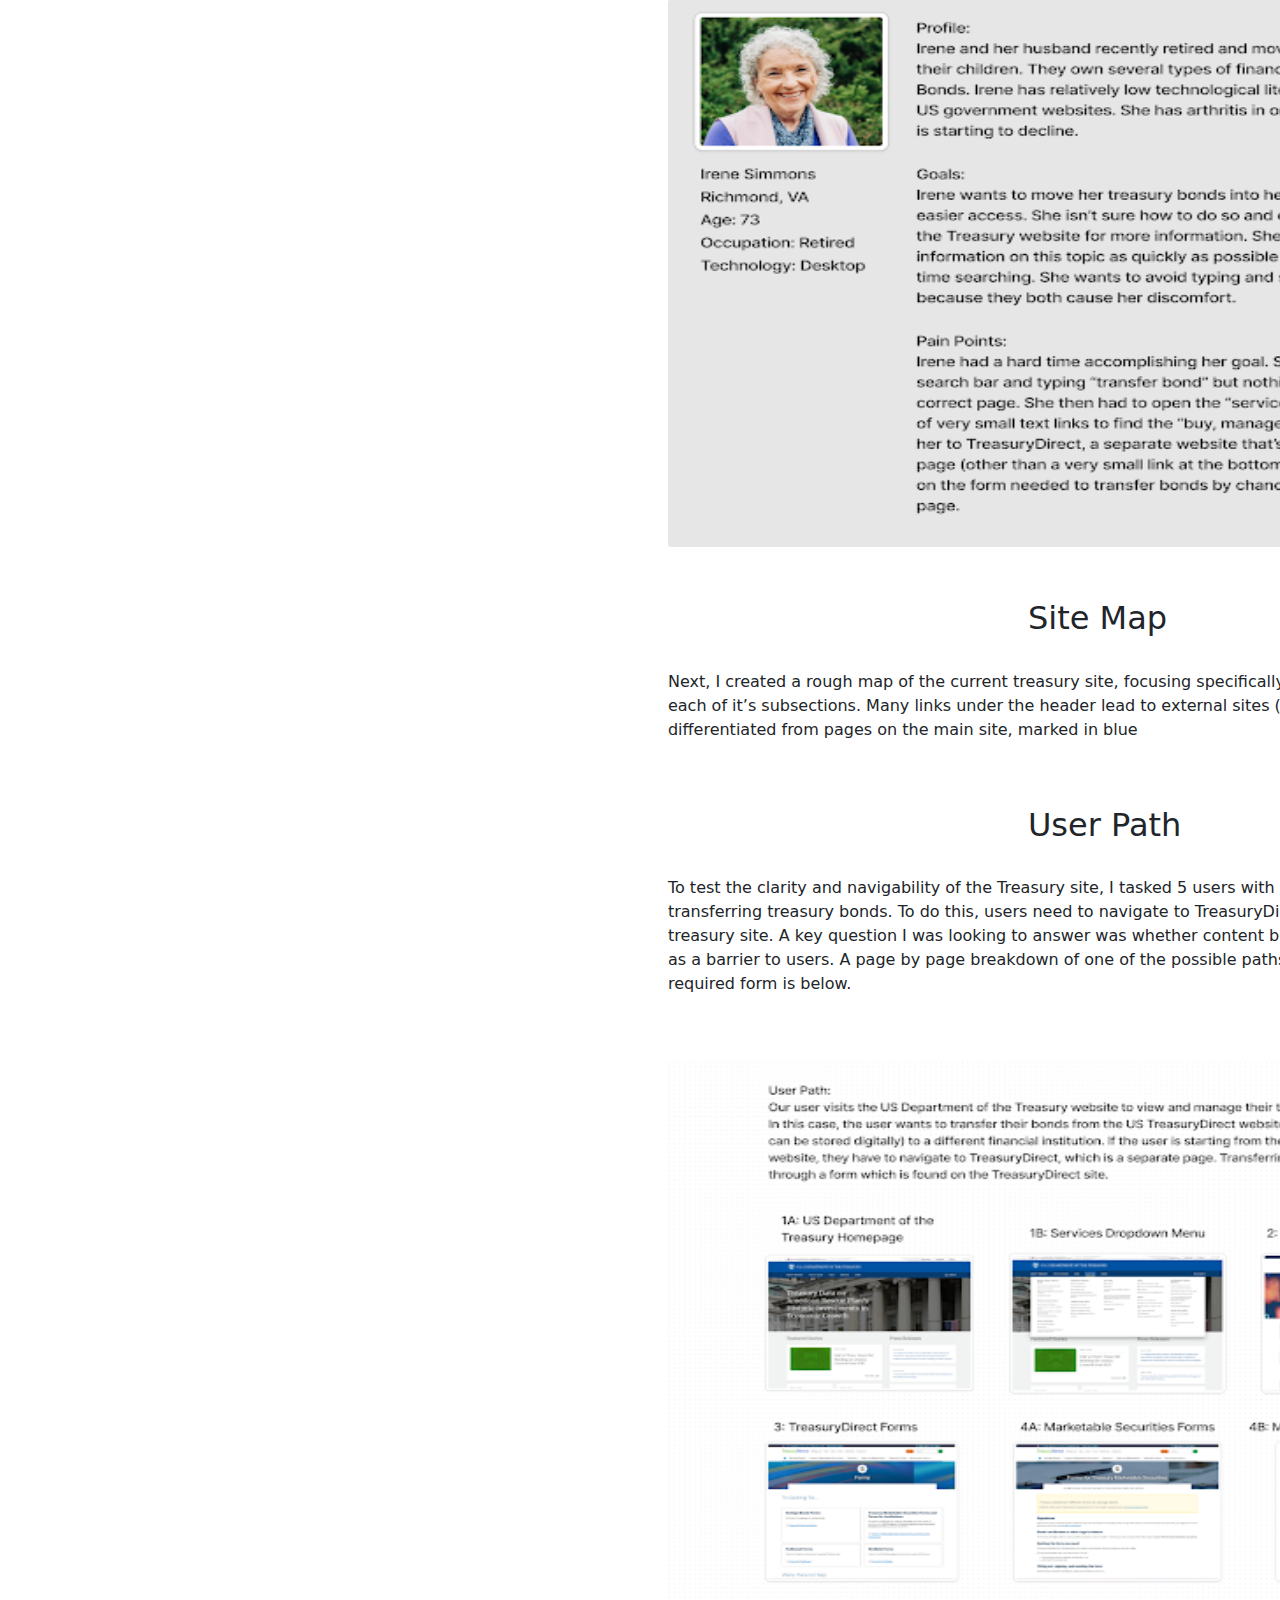
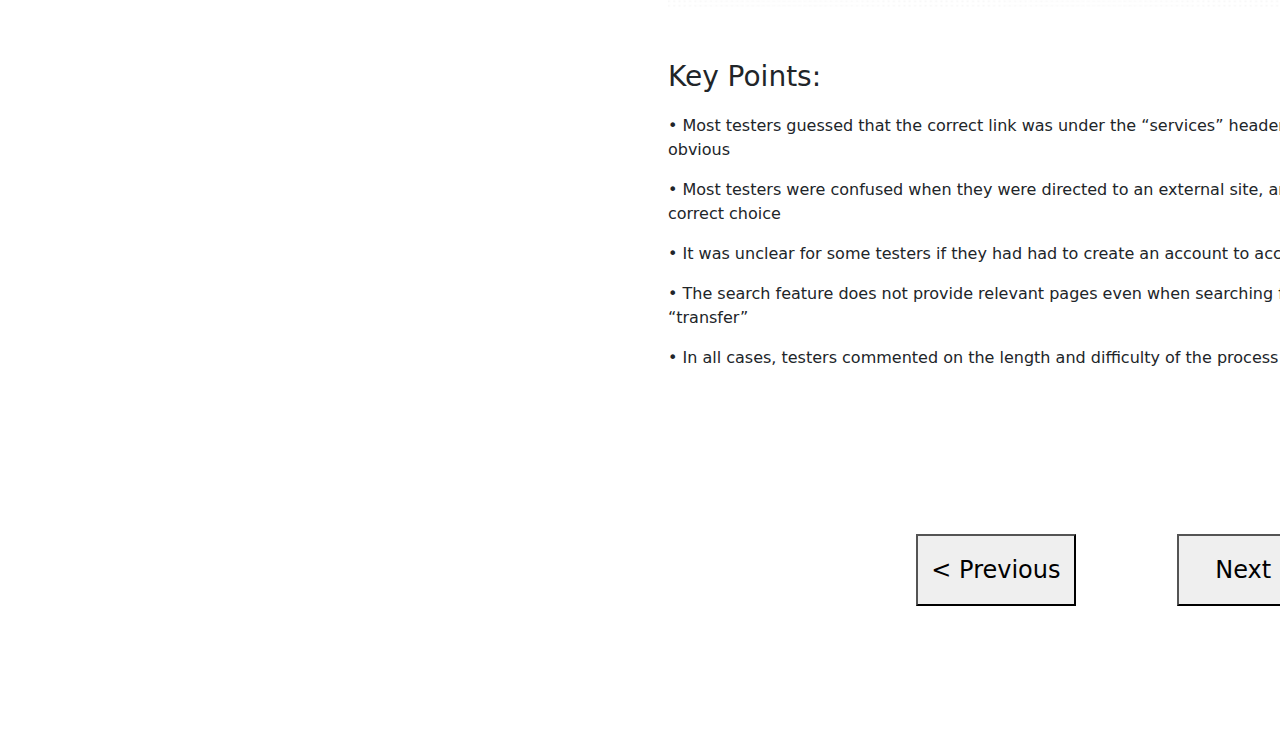
<file: research.html>
<!DOCTYPE html>
<html>
<head>
    <title>UX/UI Homework 20</title>
    <link href="https://cdn.jsdelivr.net/npm/bootstrap@5.3.3/dist/css/bootstrap.min.css" rel="stylesheet" integrity="sha384-QWTKZyjpPEjISv5WaRU9OFeRpok6YctnYmDr5pNlyT2bRjXh0JMhjY6hW+ALEwIH" crossorigin="anonymous">
    <script src="https://cdn.jsdelivr.net/npm/bootstrap@5.3.3/dist/js/bootstrap.bundle.min.js" integrity="sha384-YvpcrYf0tY3lHB60NNkmXc5s9fDVZLESaAA55NDzOxhy9GkcIdslK1eN7N6jIeHz" crossorigin="anonymous"></script>
    <link rel="stylesheet" href="CSS/style.css">
</head>
<body>
    <h1 class="title">Department of the Treasury Website Redesign</h1>
    <div class="container">
        <div>
            <ul class="nav flex-column">
                <li><h1 class="contents">Contents</h1></li>
                <li class="nav-item">
                <a class="nav-link" href="index.html">Introduction</a>
                </li>
                <li class="nav-item">
                <a class="nav-link" href="research.html">Research</a>
                </li>
                <li class="nav-item">
                <a class="nav-link" href="problem.html">The Problem</a>
                </li>
                <li class="nav-item">
                <a class="nav-link" href="iterations.html">Iterations</a>
                </li>
                <li class="nav-item">
                <a class="nav-link" href="prototype.html">Prototype</a>
                </li>
            </ul>
        </div>
        <div class="maincontent">
            <h2 class="label">Heuristics Evaluation</h2>
            <p class="break">To start, I conducted a preliminary evaluation of the US Treasury website and looked for obvious heuristics issues.</p> 
            <img src="images/heuristic.png" width="900" height="600">
            <h3>Key Points:</h3>
            <p>• No obvious indication of the purpose of the site on homepage</p>
            <p>• Vague header sections</p>
            <p>• Wordy, unclear text</p>
            <p>• Links are not differentiated from static text</p>
            <p>• Navigational dead ends, no way to return to last page</p>
            <p class="break">• Many important functions are located on external sites, which is not indicated</p>
            <h2 class="label">Proto Persona</h2>
            <p class="break">What would be a typical use case for a visitor to the Treasury Site? What sort of limitations might they have? I wrote a proto persona to create a representation.</p>
            <img src="images/irene.png" width="900" height="600">
            <h2 class="label">Site Map</h2>
            <p class="break">Next, I created a rough map of the current treasury site, focusing specifically on the main navigation bar and each of it’s subsections. Many links under the header lead to external sites (marked in green) but these are not differentiated from pages on the main site, marked in blue</p>
            <h2 class="label">User Path</h2>
            <p class="break">To test the clarity and navigability of the Treasury site, I tasked 5 users with locating a specific form relating to transferring treasury bonds. To do this, users need to navigate to TreasuryDirect, a sister site of the main treasury site. A key question I was looking to answer was whether content being located on external sites acts as a barrier to users. A page by page breakdown of one of the possible paths from the homepage to the required form is below.</p>
            <img src="images/userpath.png" width="900" height="600">
            <h3>Key Points:</h3>
            <p>• Most testers guessed that the correct link was under the “services” header, but this wasn’t immediately obvious</p>
            <p>• Most testers were confused when they were directed to an external site, and questioned if they had made the correct choice</p>
            <p>• It was unclear for some testers if they had had to create an account to access bond management tools</p>
            <p>• The search feature does not provide relevant pages even when searching for keywords like “bonds” and “transfer”</p>
            <p>• In all cases, testers commented on the length and difficulty of the process</p>
            <div class="bottomnav">
                <button class="prevnext" onclick=location.href="index.html"; type="button">&lt; Previous</button>
                <button class="prevnext" onclick=location.href="problem.html"; type="button">Next &gt;</button>
            </div>
        </div>
    </div>
</body>
</html>
</file>
<file: CSS/style.css>
.title {
margin: auto;
width: 50%;
padding-top: 60px;
font-size:48px;
    }
    
.container {
display:inline-flex;
    }
        
.flex-column {
padding-left: 200px;
padding-top: 80px;
  }

.contents {
padding-left: 12px;
padding-bottom: 6px;
font-size: 32px;
    }

.maincontent {
display:inline;
padding-left: 300px;
padding-top: 60px;
margin-bottom: 100px;
    }

.bottomnav {
display:flexbox;
padding-left: 200px;
padding-top: 100px;
    }

.prevnext {
width: 160px;
height: 72px;
margin: 48px;
font-size: 24px;
    }
    
img {
padding-bottom: 52px;
}

h3 {
padding-bottom: 12px;
}

.label {
padding-bottom: 24px;
padding-left: 360px;
    }

.break {
padding-bottom: 48px;
}

.container2 {
padding-top: 48px;
}
</file>
